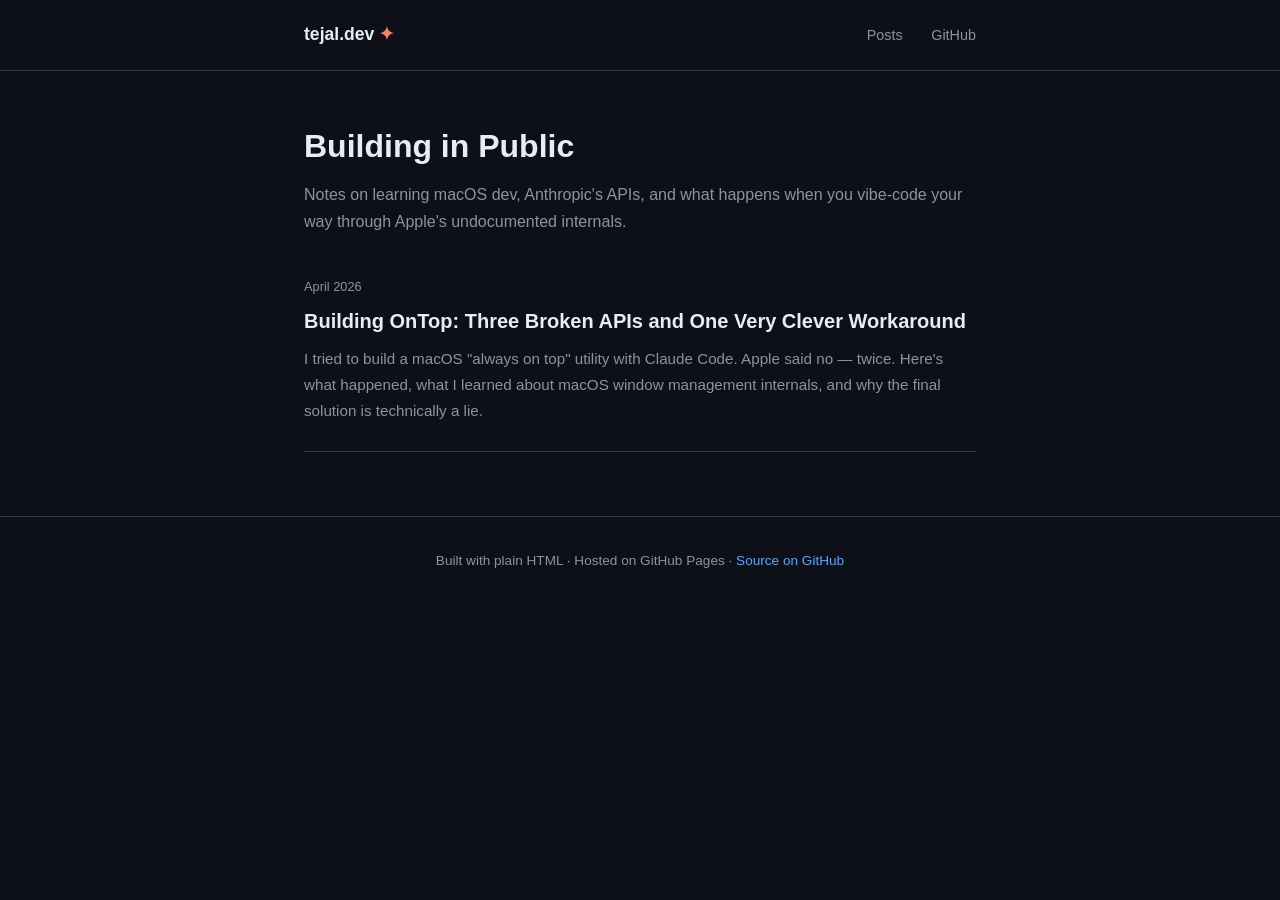
<file: docs/index.html>
<!DOCTYPE html>
<html lang="en">
<head>
  <meta charset="UTF-8">
  <meta name="viewport" content="width=device-width, initial-scale=1.0">
  <title>Building in Public — Tejal's Dev Blog</title>
  <meta name="description" content="Notes on learning macOS development, vibe coding with Claude, and shipping things.">
  <link rel="stylesheet" href="style.css">
</head>
<body>

<header>
  <div class="inner">
    <a class="logo" href="index.html">tejal.dev <span>✦</span></a>
    <nav>
      <a href="index.html">Posts</a>
      <a href="https://github.com/tgoyal/OnTop" target="_blank">GitHub</a>
    </nav>
  </div>
</header>

<main>
  <h1 style="margin-bottom:0.5rem;">Building in Public</h1>
  <p style="color:var(--muted); margin-bottom:2.5rem;">
    Notes on learning macOS dev, Anthropic's APIs, and what happens when you vibe-code
    your way through Apple's undocumented internals.
  </p>

  <ul class="post-list">

    <li>
      <div class="date">April 2026</div>
      <h2><a href="posts/01-ontop-vibe-coding.html">
        Building OnTop: Three Broken APIs and One Very Clever Workaround
      </a></h2>
      <p>
        I tried to build a macOS "always on top" utility with Claude Code.
        Apple said no — twice. Here's what happened, what I learned about
        macOS window management internals, and why the final solution is
        technically a lie.
      </p>
    </li>

  </ul>
</main>

<footer>
  Built with plain HTML · Hosted on GitHub Pages ·
  <a href="https://github.com/tgoyal/OnTop">Source on GitHub</a>
</footer>

</body>
</html>
</file>
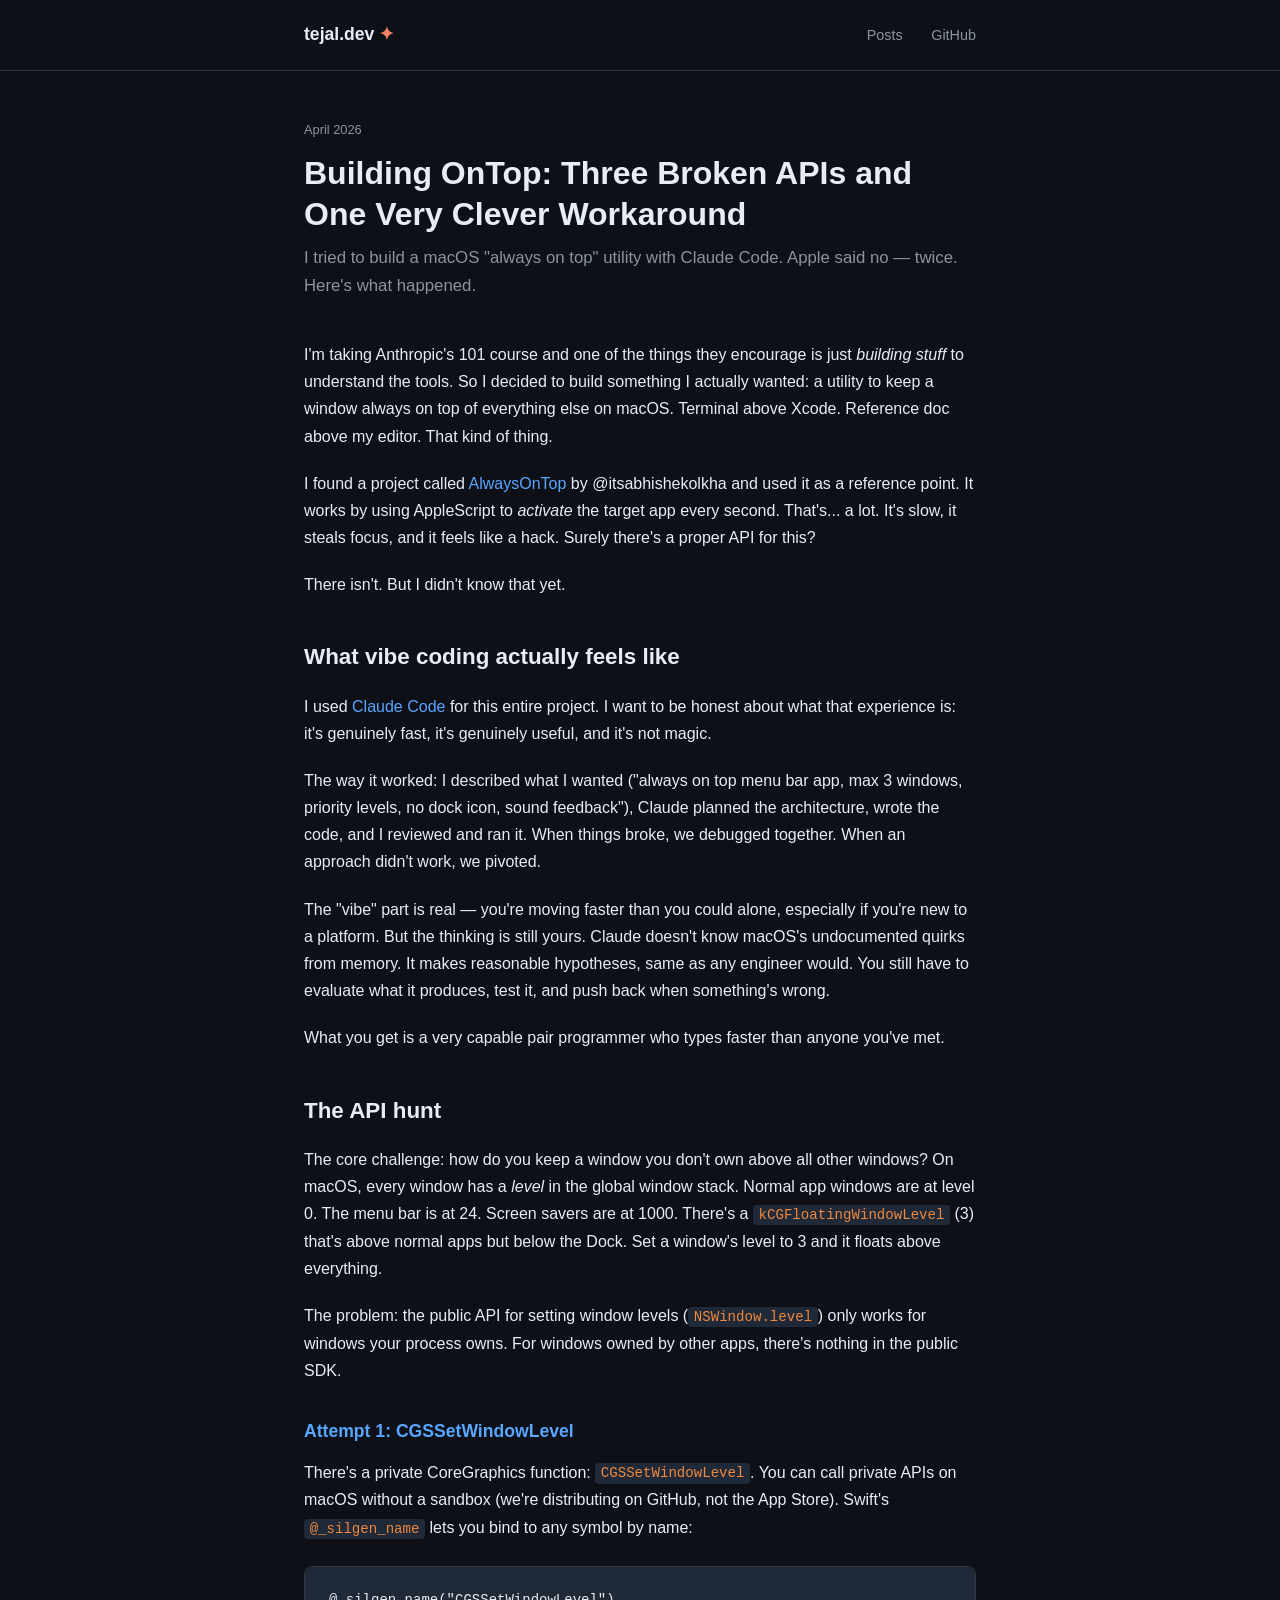
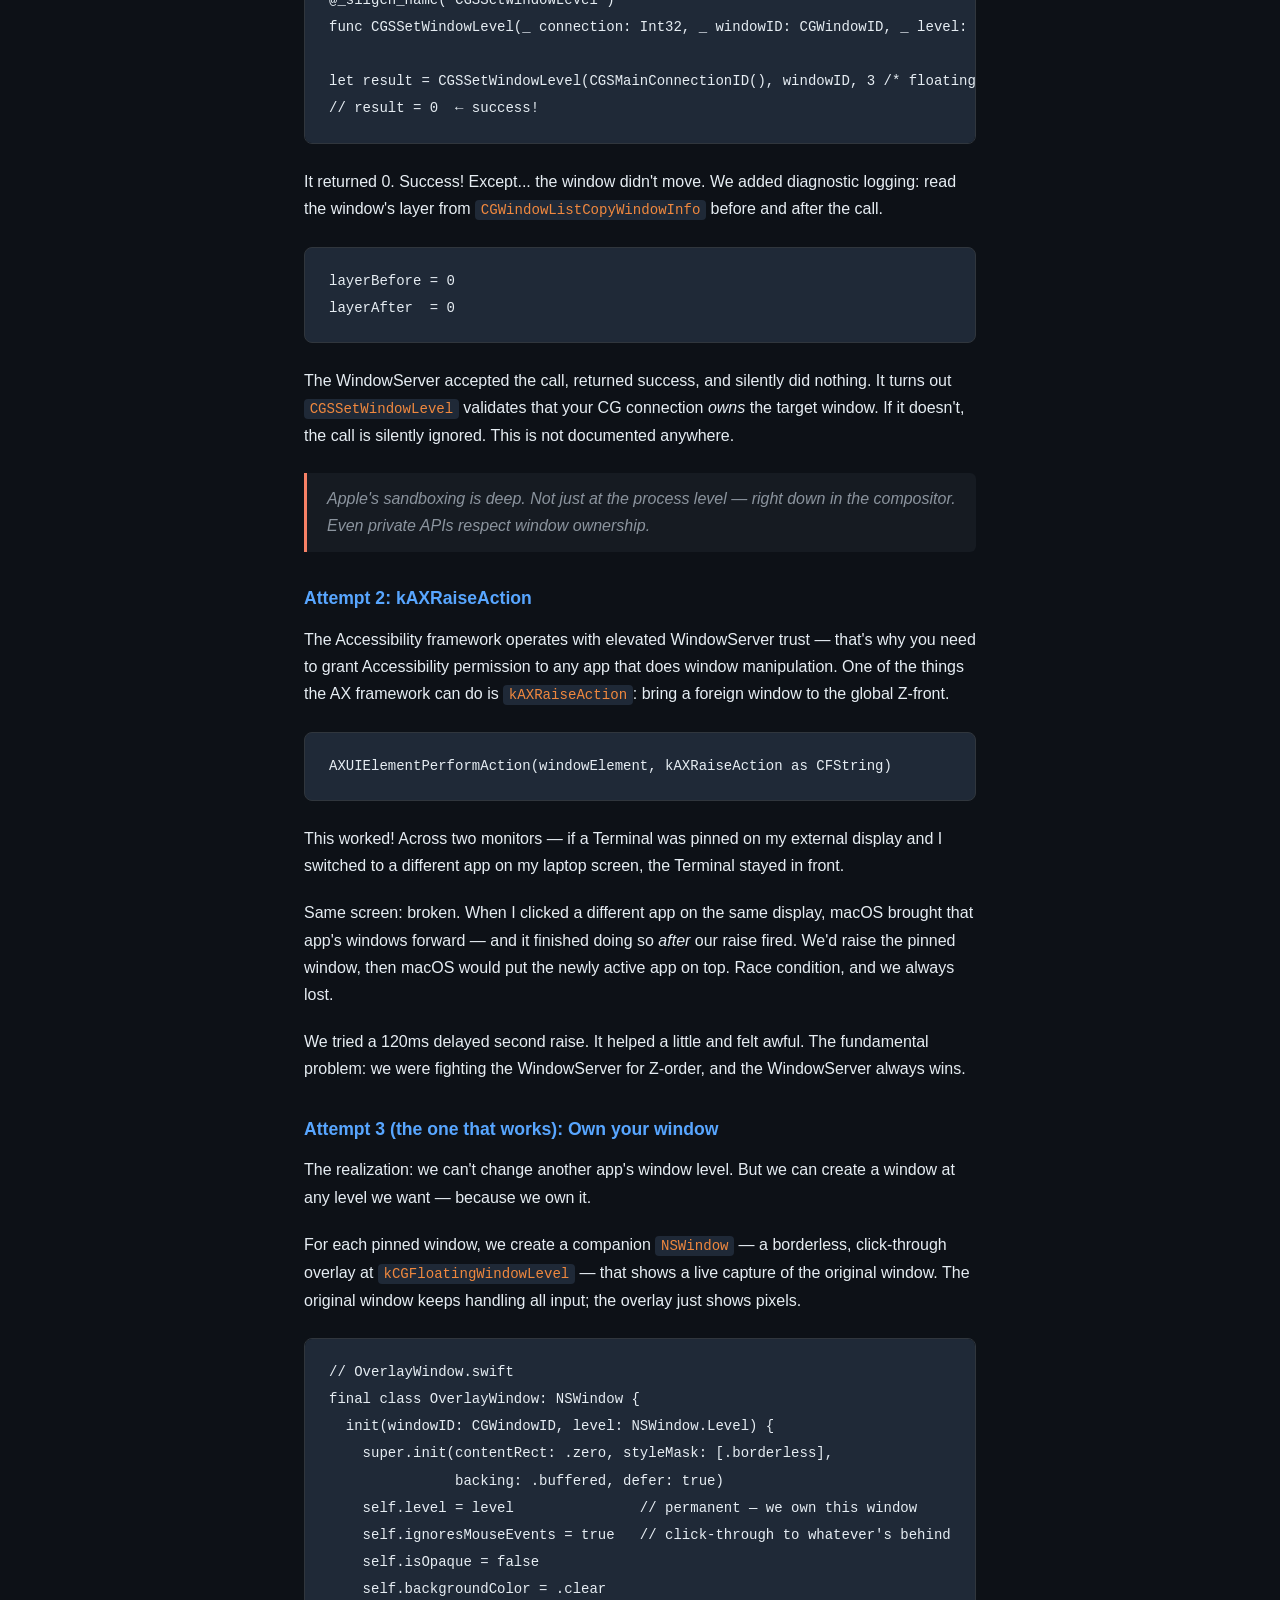
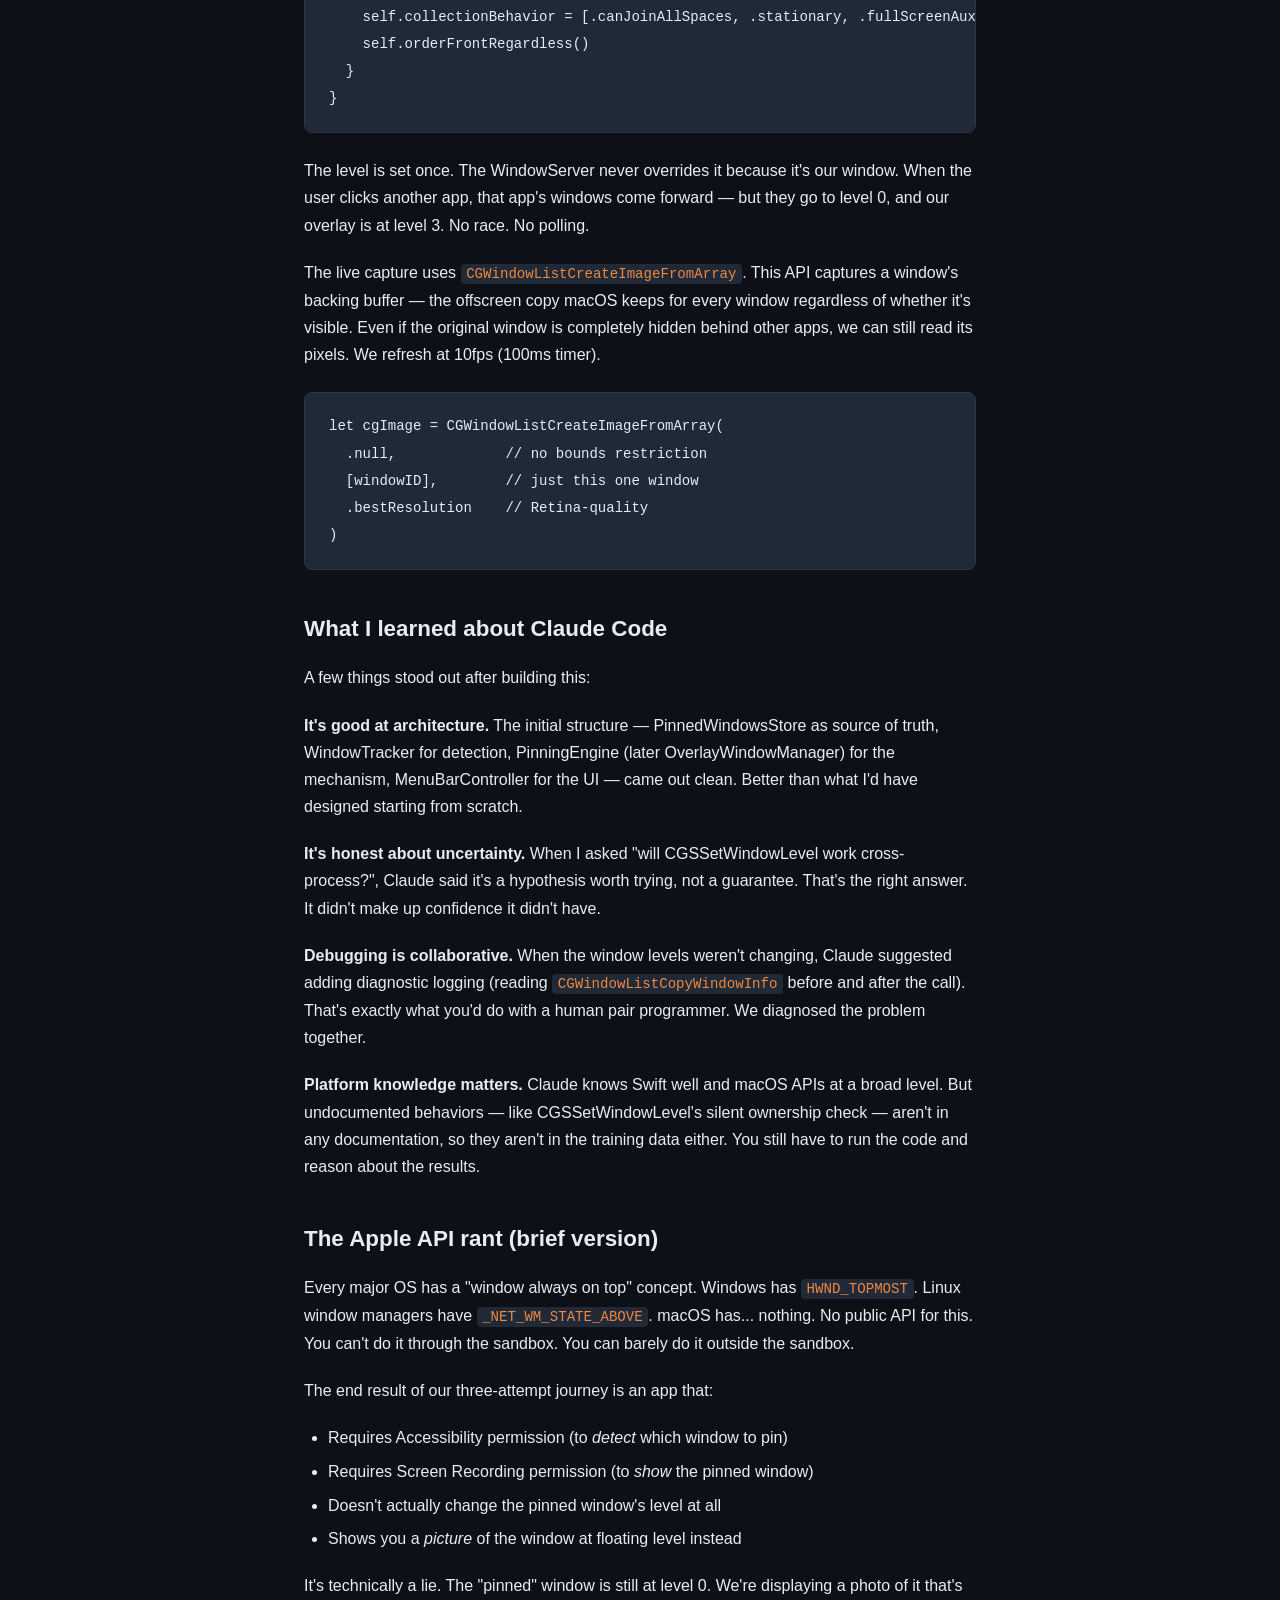
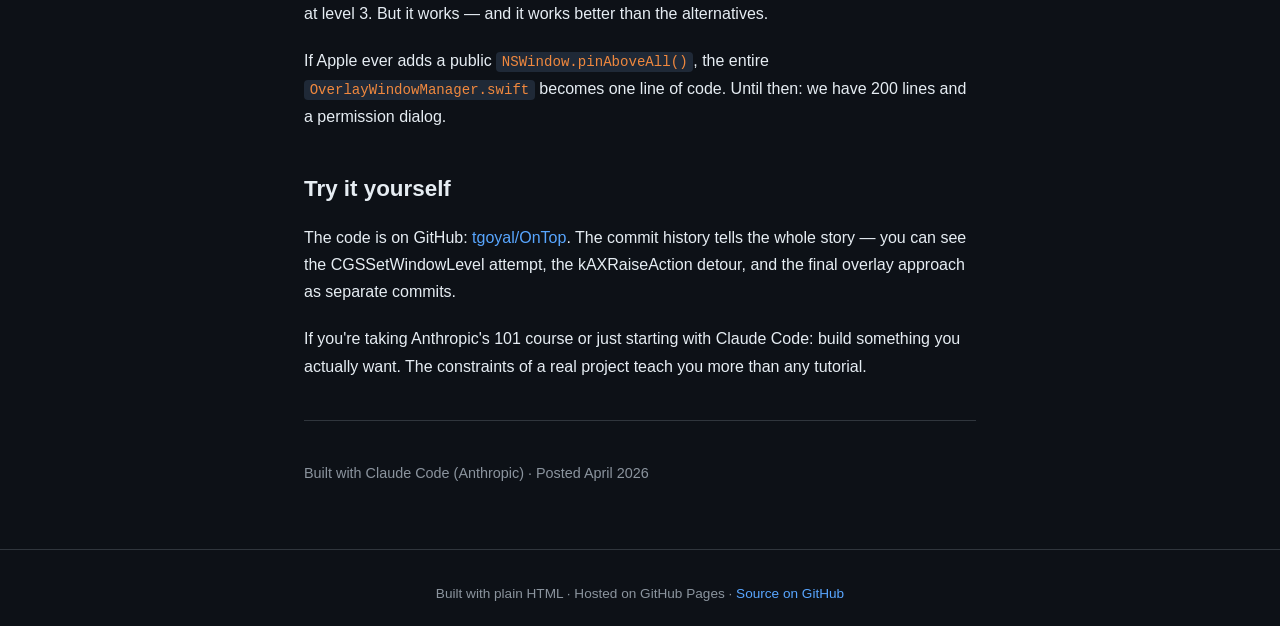
<file: docs/posts/01-ontop-vibe-coding.html>
<!DOCTYPE html>
<html lang="en">
<head>
  <meta charset="UTF-8">
  <meta name="viewport" content="width=device-width, initial-scale=1.0">
  <title>Building OnTop: Three Broken APIs and One Very Clever Workaround</title>
  <meta name="description" content="I tried to build a macOS always-on-top utility with Claude Code. Apple said no — twice. Here's the full story.">
  <link rel="stylesheet" href="../style.css">
</head>
<body>

<header>
  <div class="inner">
    <a class="logo" href="../index.html">tejal.dev <span>✦</span></a>
    <nav>
      <a href="../index.html">Posts</a>
      <a href="https://github.com/tgoyal/OnTop" target="_blank">GitHub</a>
    </nav>
  </div>
</header>

<main>
<article>

  <div class="post-header">
    <time datetime="2026-04">April 2026</time>
    <h1>Building OnTop: Three Broken APIs and One Very Clever Workaround</h1>
    <p class="subtitle">
      I tried to build a macOS "always on top" utility with Claude Code.
      Apple said no — twice. Here's what happened.
    </p>
  </div>

  <p>
    I'm taking Anthropic's 101 course and one of the things they encourage is just
    <em>building stuff</em> to understand the tools. So I decided to build something I
    actually wanted: a utility to keep a window always on top of everything else on macOS.
    Terminal above Xcode. Reference doc above my editor. That kind of thing.
  </p>

  <p>
    I found a project called
    <a href="https://github.com/itsabhishekolkha/AlwaysOnTop" target="_blank">AlwaysOnTop</a>
    by @itsabhishekolkha and used it as a reference point. It works by using AppleScript to
    <em>activate</em> the target app every second. That's... a lot. It's slow, it steals
    focus, and it feels like a hack. Surely there's a proper API for this?
  </p>

  <p>There isn't. But I didn't know that yet.</p>

  <h2>What vibe coding actually feels like</h2>

  <p>
    I used <a href="https://claude.ai/claude-code" target="_blank">Claude Code</a> for this
    entire project. I want to be honest about what that experience is: it's genuinely fast,
    it's genuinely useful, and it's not magic.
  </p>

  <p>
    The way it worked: I described what I wanted ("always on top menu bar app, max 3 windows,
    priority levels, no dock icon, sound feedback"), Claude planned the architecture, wrote the
    code, and I reviewed and ran it. When things broke, we debugged together. When an approach
    didn't work, we pivoted.
  </p>

  <p>
    The "vibe" part is real — you're moving faster than you could alone, especially if you're
    new to a platform. But the thinking is still yours. Claude doesn't know macOS's undocumented
    quirks from memory. It makes reasonable hypotheses, same as any engineer would. You still
    have to evaluate what it produces, test it, and push back when something's wrong.
  </p>

  <p>What you get is a very capable pair programmer who types faster than anyone you've met.</p>

  <h2>The API hunt</h2>

  <p>
    The core challenge: how do you keep a window you don't own above all other windows?
    On macOS, every window has a <em>level</em> in the global window stack. Normal app windows
    are at level 0. The menu bar is at 24. Screen savers are at 1000. There's a
    <code>kCGFloatingWindowLevel</code> (3) that's above normal apps but below the Dock.
    Set a window's level to 3 and it floats above everything.
  </p>

  <p>
    The problem: the public API for setting window levels (<code>NSWindow.level</code>) only
    works for windows your process owns. For windows owned by other apps, there's nothing
    in the public SDK.
  </p>

  <h3>Attempt 1: CGSSetWindowLevel</h3>

  <p>
    There's a private CoreGraphics function: <code>CGSSetWindowLevel</code>. You can call
    private APIs on macOS without a sandbox (we're distributing on GitHub, not the App Store).
    Swift's <code>@_silgen_name</code> lets you bind to any symbol by name:
  </p>

  <pre><code>@_silgen_name("CGSSetWindowLevel")
func CGSSetWindowLevel(_ connection: Int32, _ windowID: CGWindowID, _ level: Int32) -> Int32

let result = CGSSetWindowLevel(CGSMainConnectionID(), windowID, 3 /* floating */)
// result = 0  ← success!</code></pre>

  <p>
    It returned 0. Success! Except... the window didn't move. We added diagnostic logging:
    read the window's layer from <code>CGWindowListCopyWindowInfo</code> before and after
    the call.
  </p>

  <pre><code>layerBefore = 0
layerAfter  = 0</code></pre>

  <p>
    The WindowServer accepted the call, returned success, and silently did nothing.
    It turns out <code>CGSSetWindowLevel</code> validates that your CG connection
    <em>owns</em> the target window. If it doesn't, the call is silently ignored.
    This is not documented anywhere.
  </p>

  <blockquote>
    Apple's sandboxing is deep. Not just at the process level — right down in the compositor.
    Even private APIs respect window ownership.
  </blockquote>

  <h3>Attempt 2: kAXRaiseAction</h3>

  <p>
    The Accessibility framework operates with elevated WindowServer trust — that's why
    you need to grant Accessibility permission to any app that does window manipulation.
    One of the things the AX framework can do is <code>kAXRaiseAction</code>: bring a
    foreign window to the global Z-front.
  </p>

  <pre><code>AXUIElementPerformAction(windowElement, kAXRaiseAction as CFString)</code></pre>

  <p>
    This worked! Across two monitors — if a Terminal was pinned on my external display and
    I switched to a different app on my laptop screen, the Terminal stayed in front.
  </p>

  <p>
    Same screen: broken. When I clicked a different app on the same display, macOS brought
    that app's windows forward — and it finished doing so <em>after</em> our raise fired.
    We'd raise the pinned window, then macOS would put the newly active app on top. Race
    condition, and we always lost.
  </p>

  <p>
    We tried a 120ms delayed second raise. It helped a little and felt awful. The fundamental
    problem: we were fighting the WindowServer for Z-order, and the WindowServer always wins.
  </p>

  <h3>Attempt 3 (the one that works): Own your window</h3>

  <p>
    The realization: we can't change another app's window level. But we can create a window
    at any level we want — because we own it.
  </p>

  <p>
    For each pinned window, we create a companion <code>NSWindow</code> — a borderless,
    click-through overlay at <code>kCGFloatingWindowLevel</code> — that shows a live capture
    of the original window. The original window keeps handling all input; the overlay just
    shows pixels.
  </p>

  <pre><code>// OverlayWindow.swift
final class OverlayWindow: NSWindow {
  init(windowID: CGWindowID, level: NSWindow.Level) {
    super.init(contentRect: .zero, styleMask: [.borderless],
               backing: .buffered, defer: true)
    self.level = level               // permanent — we own this window
    self.ignoresMouseEvents = true   // click-through to whatever's behind
    self.isOpaque = false
    self.backgroundColor = .clear
    self.collectionBehavior = [.canJoinAllSpaces, .stationary, .fullScreenAuxiliary]
    self.orderFrontRegardless()
  }
}</code></pre>

  <p>
    The level is set once. The WindowServer never overrides it because it's our window.
    When the user clicks another app, that app's windows come forward — but they go to
    level 0, and our overlay is at level 3. No race. No polling.
  </p>

  <p>
    The live capture uses <code>CGWindowListCreateImageFromArray</code>. This API captures
    a window's backing buffer — the offscreen copy macOS keeps for every window regardless
    of whether it's visible. Even if the original window is completely hidden behind other
    apps, we can still read its pixels. We refresh at 10fps (100ms timer).
  </p>

  <pre><code>let cgImage = CGWindowListCreateImageFromArray(
  .null,             // no bounds restriction
  [windowID],        // just this one window
  .bestResolution    // Retina-quality
)</code></pre>

  <h2>What I learned about Claude Code</h2>

  <p>
    A few things stood out after building this:
  </p>

  <p>
    <strong>It's good at architecture.</strong> The initial structure — PinnedWindowsStore
    as source of truth, WindowTracker for detection, PinningEngine (later OverlayWindowManager)
    for the mechanism, MenuBarController for the UI — came out clean. Better than what I'd
    have designed starting from scratch.
  </p>

  <p>
    <strong>It's honest about uncertainty.</strong> When I asked "will CGSSetWindowLevel work
    cross-process?", Claude said it's a hypothesis worth trying, not a guarantee. That's the
    right answer. It didn't make up confidence it didn't have.
  </p>

  <p>
    <strong>Debugging is collaborative.</strong> When the window levels weren't changing,
    Claude suggested adding diagnostic logging (reading <code>CGWindowListCopyWindowInfo</code>
    before and after the call). That's exactly what you'd do with a human pair programmer.
    We diagnosed the problem together.
  </p>

  <p>
    <strong>Platform knowledge matters.</strong> Claude knows Swift well and macOS APIs at
    a broad level. But undocumented behaviors — like CGSSetWindowLevel's silent ownership
    check — aren't in any documentation, so they aren't in the training data either. You
    still have to run the code and reason about the results.
  </p>

  <h2>The Apple API rant (brief version)</h2>

  <p>
    Every major OS has a "window always on top" concept. Windows has
    <code>HWND_TOPMOST</code>. Linux window managers have <code>_NET_WM_STATE_ABOVE</code>.
    macOS has... nothing. No public API for this. You can't do it through the sandbox.
    You can barely do it outside the sandbox.
  </p>

  <p>
    The end result of our three-attempt journey is an app that:
    <ul>
      <li>Requires Accessibility permission (to <em>detect</em> which window to pin)</li>
      <li>Requires Screen Recording permission (to <em>show</em> the pinned window)</li>
      <li>Doesn't actually change the pinned window's level at all</li>
      <li>Shows you a <em>picture</em> of the window at floating level instead</li>
    </ul>
  </p>

  <p>
    It's technically a lie. The "pinned" window is still at level 0. We're displaying a
    photo of it that's at level 3. But it works — and it works better than the alternatives.
  </p>

  <p>
    If Apple ever adds a public <code>NSWindow.pinAboveAll()</code>, the entire
    <code>OverlayWindowManager.swift</code> becomes one line of code.
    Until then: we have 200 lines and a permission dialog.
  </p>

  <h2>Try it yourself</h2>

  <p>
    The code is on GitHub: <a href="https://github.com/tgoyal/OnTop" target="_blank">tgoyal/OnTop</a>.
    The commit history tells the whole story — you can see the CGSSetWindowLevel attempt,
    the kAXRaiseAction detour, and the final overlay approach as separate commits.
  </p>

  <p>
    If you're taking Anthropic's 101 course or just starting with Claude Code: build
    something you actually want. The constraints of a real project teach you more than
    any tutorial.
  </p>

  <hr>

  <p style="color:var(--muted); font-size:0.9rem;">
    Built with Claude Code (Anthropic) · Posted April 2026
  </p>

</article>
</main>

<footer>
  Built with plain HTML · Hosted on GitHub Pages ·
  <a href="https://github.com/tgoyal/OnTop">Source on GitHub</a>
</footer>

</body>
</html>
</file>
<file: docs/style.css>
/* style.css — OnTop dev blog */

:root {
  --bg:        #0d1117;
  --surface:   #161b22;
  --border:    #30363d;
  --text:      #e6edf3;
  --muted:     #8b949e;
  --accent:    #58a6ff;
  --accent2:   #f78166;
  --code-bg:   #1f2937;
  --max-width: 720px;
}

*, *::before, *::after { box-sizing: border-box; margin: 0; padding: 0; }

html { font-size: 16px; scroll-behavior: smooth; }

body {
  background: var(--bg);
  color: var(--text);
  font-family: -apple-system, BlinkMacSystemFont, "Segoe UI", Helvetica, Arial, sans-serif;
  line-height: 1.7;
  min-height: 100vh;
}

a { color: var(--accent); text-decoration: none; }
a:hover { text-decoration: underline; }

/* ── Header ─────────────────────────────── */
header {
  border-bottom: 1px solid var(--border);
  padding: 1.25rem 0;
}
header .inner {
  max-width: var(--max-width);
  margin: 0 auto;
  padding: 0 1.5rem;
  display: flex;
  align-items: center;
  justify-content: space-between;
}
header .logo {
  font-weight: 700;
  font-size: 1.1rem;
  color: var(--text);
}
header .logo span { color: var(--accent2); }
header nav a {
  color: var(--muted);
  margin-left: 1.5rem;
  font-size: 0.9rem;
}
header nav a:hover { color: var(--text); text-decoration: none; }

/* ── Main content ────────────────────────── */
main {
  max-width: var(--max-width);
  margin: 3rem auto;
  padding: 0 1.5rem;
}

/* ── Post list (index) ───────────────────── */
.post-list { list-style: none; }
.post-list li {
  border-bottom: 1px solid var(--border);
  padding: 1.75rem 0;
}
.post-list li:first-child { padding-top: 0; }
.post-list .date {
  font-size: 0.8rem;
  color: var(--muted);
  margin-bottom: 0.4rem;
}
.post-list h2 { font-size: 1.25rem; margin-bottom: 0.5rem; }
.post-list h2 a { color: var(--text); }
.post-list h2 a:hover { color: var(--accent); text-decoration: none; }
.post-list p { color: var(--muted); font-size: 0.95rem; }

/* ── Article ─────────────────────────────── */
article .post-header { margin-bottom: 2.5rem; }
article .post-header time {
  display: block;
  font-size: 0.8rem;
  color: var(--muted);
  margin-bottom: 0.75rem;
}
article h1 { font-size: 2rem; line-height: 1.3; margin-bottom: 0.5rem; }
article .subtitle { color: var(--muted); font-size: 1.05rem; }

article h2 { font-size: 1.4rem; margin: 2.5rem 0 1rem; }
article h3 { font-size: 1.1rem; margin: 2rem 0 0.75rem; color: var(--accent); }
article p  { margin-bottom: 1.25rem; }
article ul, article ol { margin: 0 0 1.25rem 1.5rem; }
article li { margin-bottom: 0.4rem; }

article blockquote {
  border-left: 3px solid var(--accent2);
  padding: 0.75rem 1.25rem;
  margin: 1.5rem 0;
  background: var(--surface);
  border-radius: 0 6px 6px 0;
  color: var(--muted);
  font-style: italic;
}

article hr {
  border: none;
  border-top: 1px solid var(--border);
  margin: 2.5rem 0;
}

/* ── Code ────────────────────────────────── */
code {
  font-family: "SF Mono", "Fira Code", Consolas, monospace;
  font-size: 0.88em;
  background: var(--code-bg);
  padding: 0.15em 0.4em;
  border-radius: 4px;
  color: #f0883e;
}
pre {
  background: var(--code-bg);
  border: 1px solid var(--border);
  border-radius: 8px;
  padding: 1.25rem 1.5rem;
  overflow-x: auto;
  margin: 1.5rem 0;
}
pre code {
  background: none;
  padding: 0;
  color: var(--text);
  font-size: 0.875rem;
}

/* ── Table ───────────────────────────────── */
table {
  width: 100%;
  border-collapse: collapse;
  margin: 1.5rem 0;
  font-size: 0.9rem;
}
th {
  text-align: left;
  border-bottom: 2px solid var(--border);
  padding: 0.5rem 1rem;
  color: var(--muted);
  font-weight: 600;
}
td {
  padding: 0.5rem 1rem;
  border-bottom: 1px solid var(--border);
}

/* ── Footer ──────────────────────────────── */
footer {
  border-top: 1px solid var(--border);
  padding: 2rem 0;
  margin-top: 4rem;
  text-align: center;
  color: var(--muted);
  font-size: 0.85rem;
}
</file>
